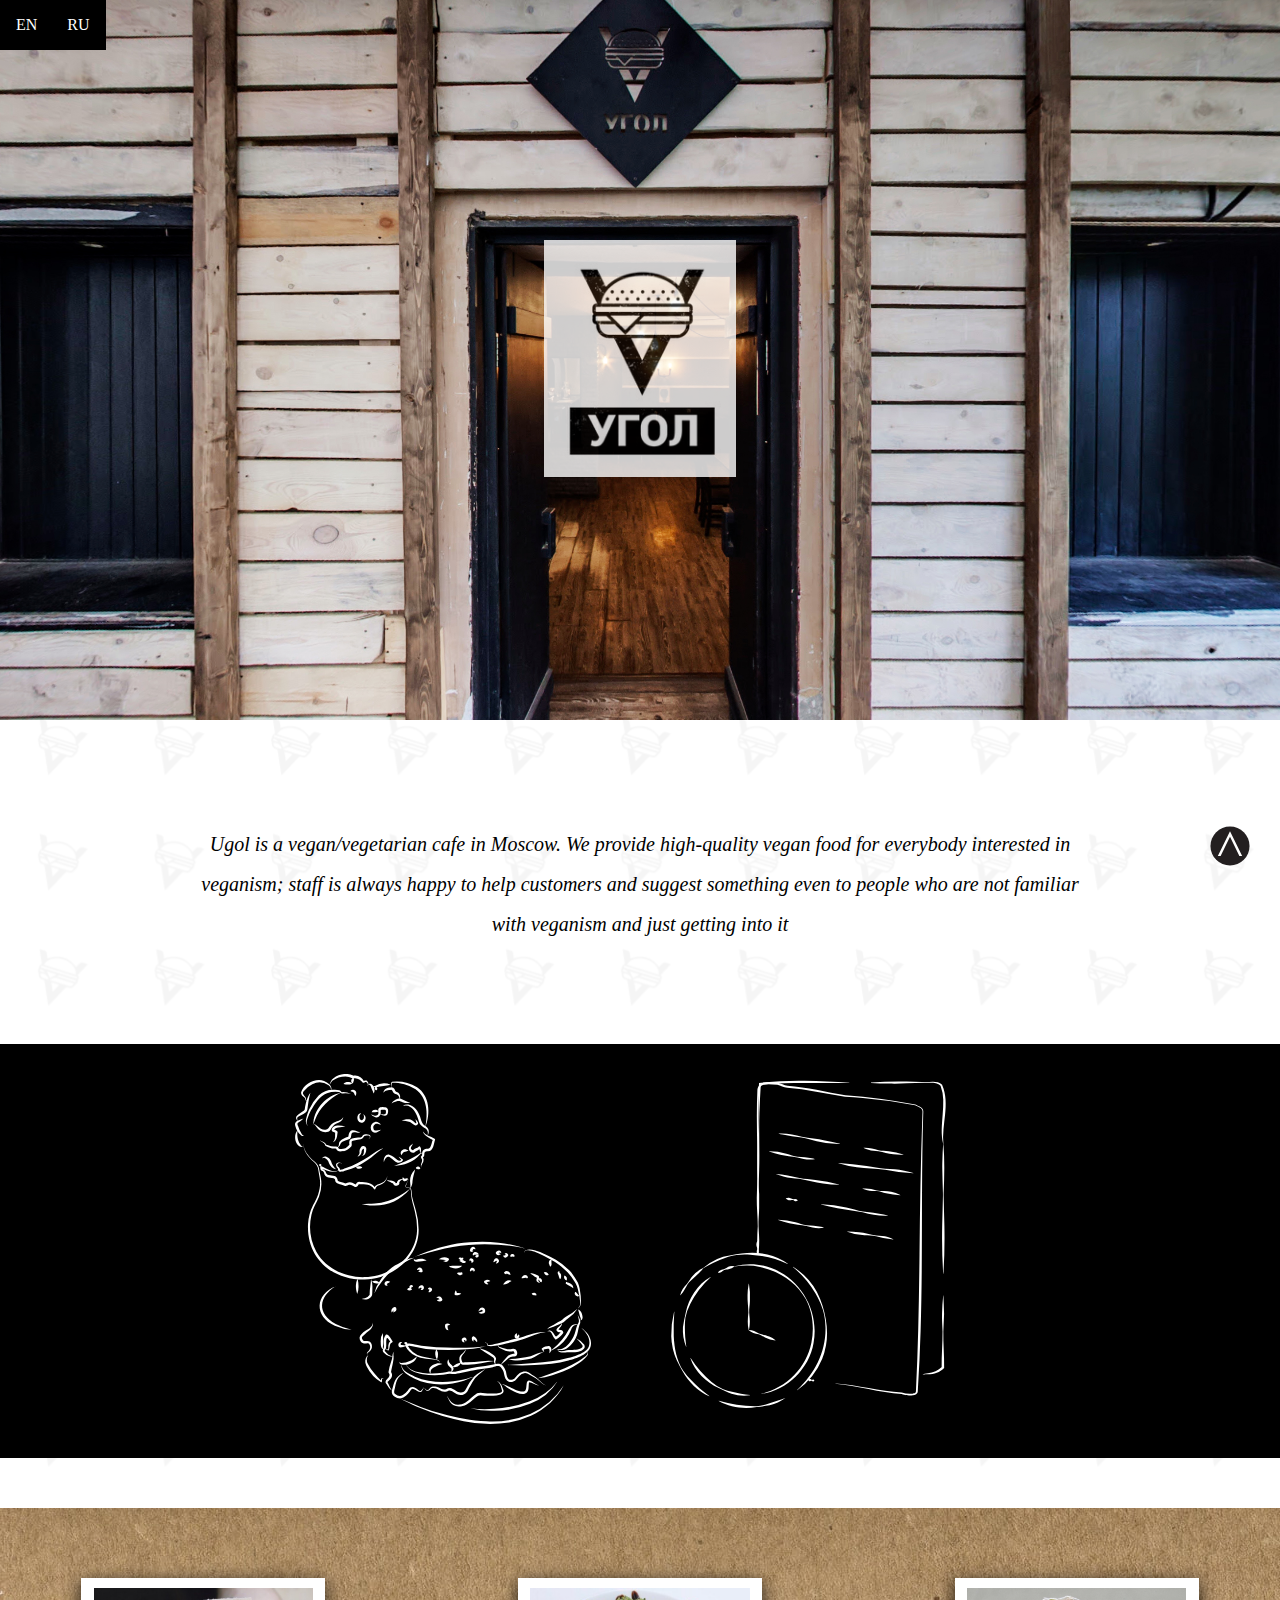
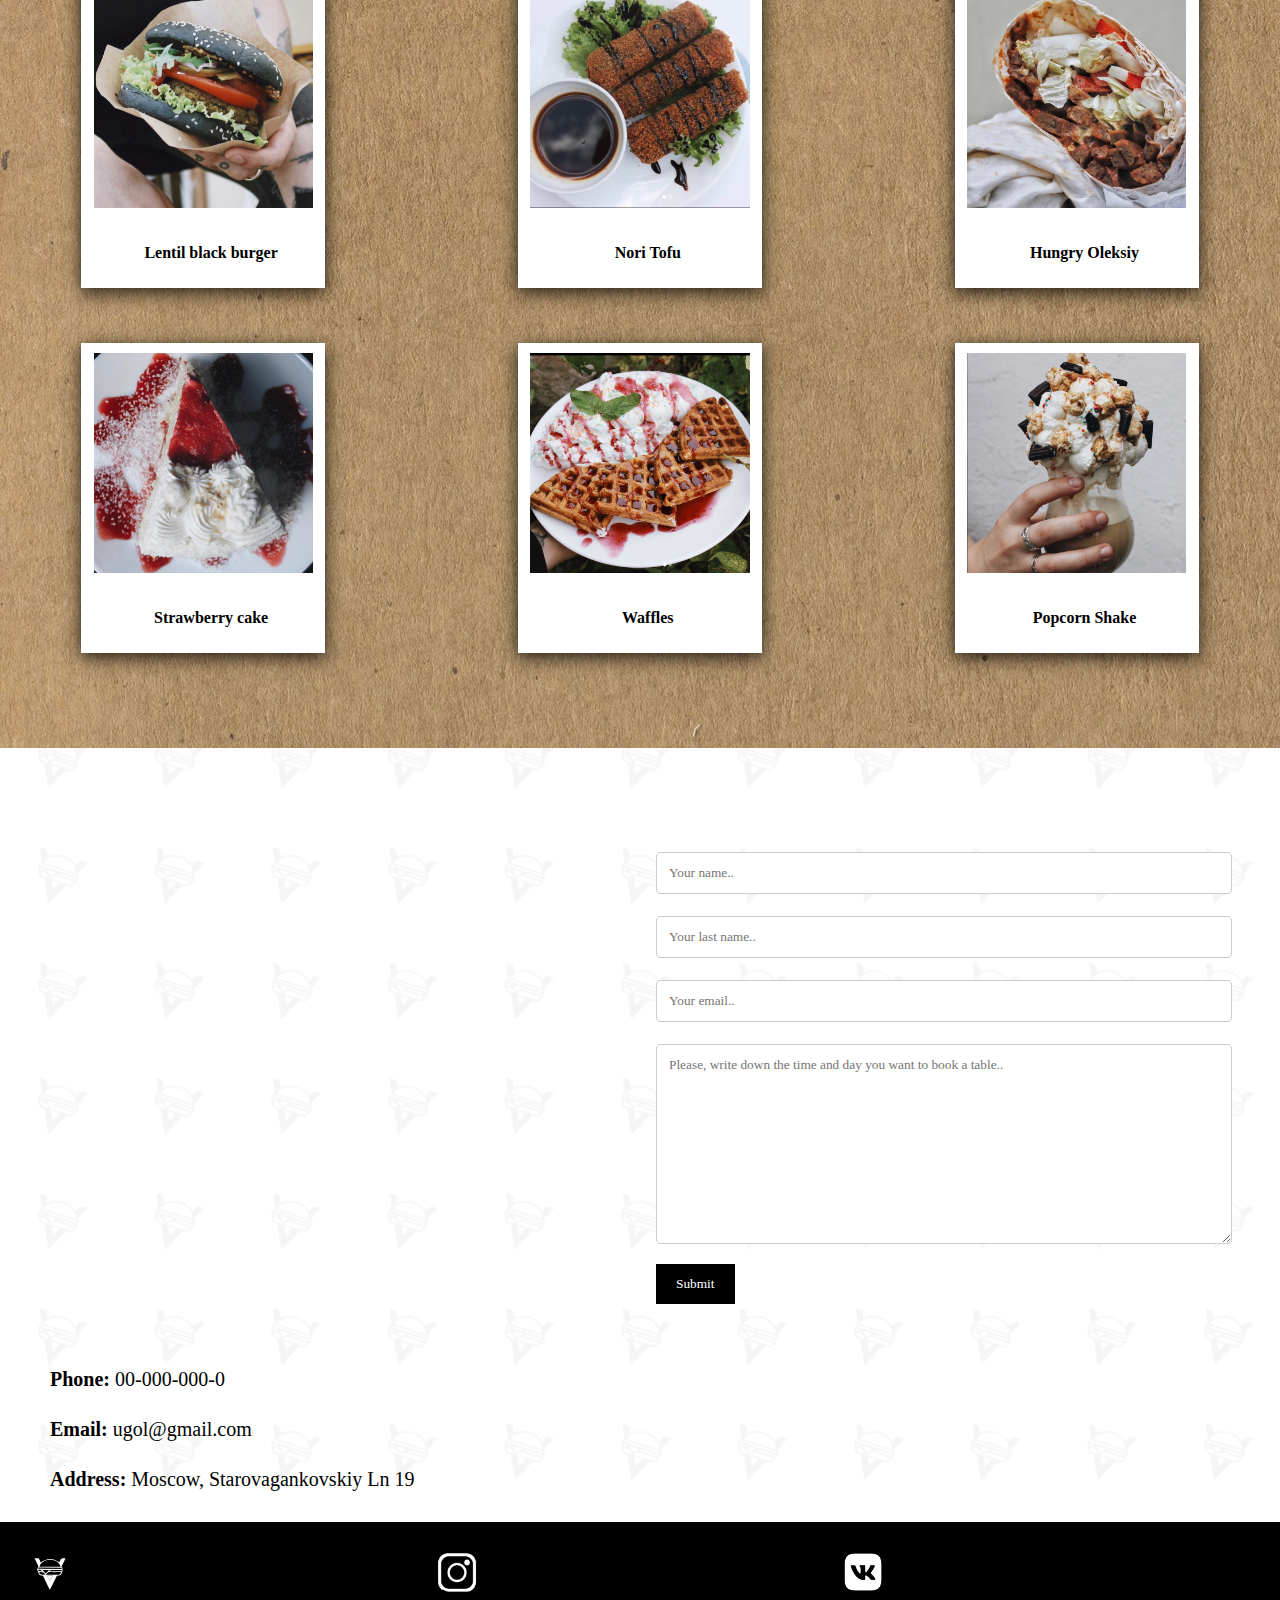
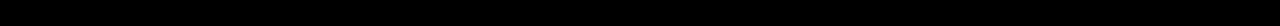
<file: index.html>
<!DOCTYPE html>

<html lang="en">

<head>

	<title>Ugol</title>

	<link rel="stylesheet" href="ugol.css"> 
    
	<meta charset="utf-8"/>

	<meta name="viewport" content="width=device-width, initial-scale=1.0">
    
</head>


<body>




<div id="section0"> 
	
  <div class="s0">
  	<a href="#section1">
			<img class="bg1" src="media/logo.jpg" alt="bg">
		</a>
  </div>

  <div class="lan">
	
	<a href="index.html">EN</a>
	<a href="index_ru.html">RU</a>

</div>

</div>







<div class="up">
	<a href="#section0">
		<img src="media/up.svg" alt="up">
	</a>

</div>



<!-- <header class="site-header">
  
  
<nav class="menu-main">
    <ul class="menu">
       <li><a href="#section1">Info</a></li> 
       <li><a   href="#section2">Members</a></li>  
       <li><a href="#section3">Shop</a></li>    
    </ul>
</nav>
  
  
</header> -->








<div id="section1"> 


	<div class="about">Ugol is a vegan/vegetarian cafe in Moscow. We provide high-quality vegan food for everybody interested in veganism; staff is always happy to help customers and suggest something even to people who are not familiar with veganism and just getting into it
	</div>
	
  <div class="s1">


		<header class="site-header1">
  
  
			<nav class="menu-main1">

    			<a href="#section2">
    				<img class="mn" src="media/menu.svg" alt="menu">
    			</a>
         
      		<a href="#section3">
      			<img class="cn" src="media/book.svg" alt="book">
      		</a>  
         
 
			</nav>
  
  
		</header>
  </div>

</div>














<div id="section2"> 


  <div class="s2">



	<div class="food1">
	
		<div class="polaroid">
  			<img class="burger" src="food/black.png" alt="5 Terre">
  				<div class="container">
  					<p class="title"><b>Lentil black burger</b></p>
  					<p class="disc">Black burger bun, green salad, tomatoes, sweet mustard, red onion, pickles, tomato 									sauce.
</p>
  				</div>
		</div>

	</div>




	<div class="food2">
	
		<div class="polaroid">
  			<img class="burger" src="food/tofu.png" alt="5 Terre">
  				<div class="container">
  					<p class="title"><b>Nori Tofu</b></p>
  					<p class="disc">Fried tofu with nori leaves. It comes with fresh veggies and teriyaki sauce.</p>
  				</div>
		</div>
	</div>

	<div class="food3">
	
		<div class="polaroid">
  			<img class="burger" src="food/roll.png" alt="5 Terre">
  				<div class="container">
  					<p class="title"><b>Hungry Oleksiy</b></p>
  					<p class="disc">Big roll with two types of toppings or double the amount on one.<br> 
									Always comes with cabbage, tomatoes, fresh cucumbers and bell pepper.<br>
									<u>Toppings: mushrooms, tofu, falafels, soy meat.</u></p>
  				</div>
		</div>
	</div>

	<div class="food4">
	
		<div class="polaroid">
  			<img class="burger" src="food/cake.png" alt="5 Terre">
  				<div class="container">
  					<p class="title"><b>Strawberry cake</b></p>
  					<p class="disc">Milky berries cake with coconut and fresh strawberry on top.</p>
  				</div>
		</div>
	</div>

	<div class="food5">
	
		<div class="polaroid">
  			<img class="burger" src="food/waffles.png" alt="5 Terre">
  				<div class="container">
  					<p class="title"><b>Waffles</b></p>
  					<p class="disc">Soft vegan waffles with whip cream or peanut butter. 
							Can be decorated with: <u>berries, chocolateб peppermint leaf.</u></p>
  				</div>
		</div>
	</div>

	<div class="food6">
	
		<div class="polaroid">
  			<img class="burger" src="food/crazy_shake.png" alt="5 Terre">
  				<div class="container">
  					<p class="title"><b>Popcorn Shake</b></p>
  					<p class="disc">It is a crazy shake based on raf coffee. The shake comes with caramel sirup, whip cream and sweet popcorn 
</p>
  				</div>
		</div>
	</div>
</div>

</div>










<div id="sectiongap" style="width: 100%; height: 50px;"></div>









<div id="section3"> 

	<iframe src="https://www.google.com/maps/embed?pb=!1m18!1m12!1m3!1d17963.37647204801!2d37.575978268864226!3d55.751170115822!2m3!1f0!2f0!3f0!3m2!1i1024!2i768!4f13.1!3m3!1m2!1s0x46b54a52159aa401%3A0x5a2c549b1c444952!2sUgol!5e0!3m2!1sen!2snz!4v1655265733170!5m2!1sen!2snz" width="600" height="450" style="border:0;" allowfullscreen="" loading="lazy" referrerpolicy="no-referrer-when-downgrade"></iframe>
  <div class="s3"></div>

  <div class="contactform">

  <form action="/action_page.php">
    <input type="text" class="fname" 
    name="firstname" placeholder="Your name..">
    <input type="text" class="lname" 
    name="lastname" placeholder="Your last name..">
    <input type="email" class="email" 
    name="lastname" placeholder="Your email..">
    <textarea class="subject" name="subject" 
    placeholder="Please, write down the time and day you want to book a table.."></textarea>
    <input type="submit" value="Submit">
  </form>

  <div id="phone">
  	<ol>
  		<li><b>Phone:</b> 00-000-000-0</li>
  		<li><b>Email:</b> ugol@gmail.com</li>
  		<li><b>Address:</b> Moscow, Starovagankovskiy Ln 19</li>
		</ol>  
	</div>



</div>

</div>



<footer>


	<div class="ugol"> <img src="media/logosmall.svg" alt="logo"> </div>

	<a class="inst" href="https://www.instagram.com/ugolxmsk/?hl=en" target="_blank">
    <img src="media/inst.png" alt="inst"> 
	</a>

	<a class="vk" href="https://vk.com/ugol_msk" target="_blank">
    <img src="media/vk.png" alt="vk"> 
	</a>




</footer>







</body>

</html>
</file>
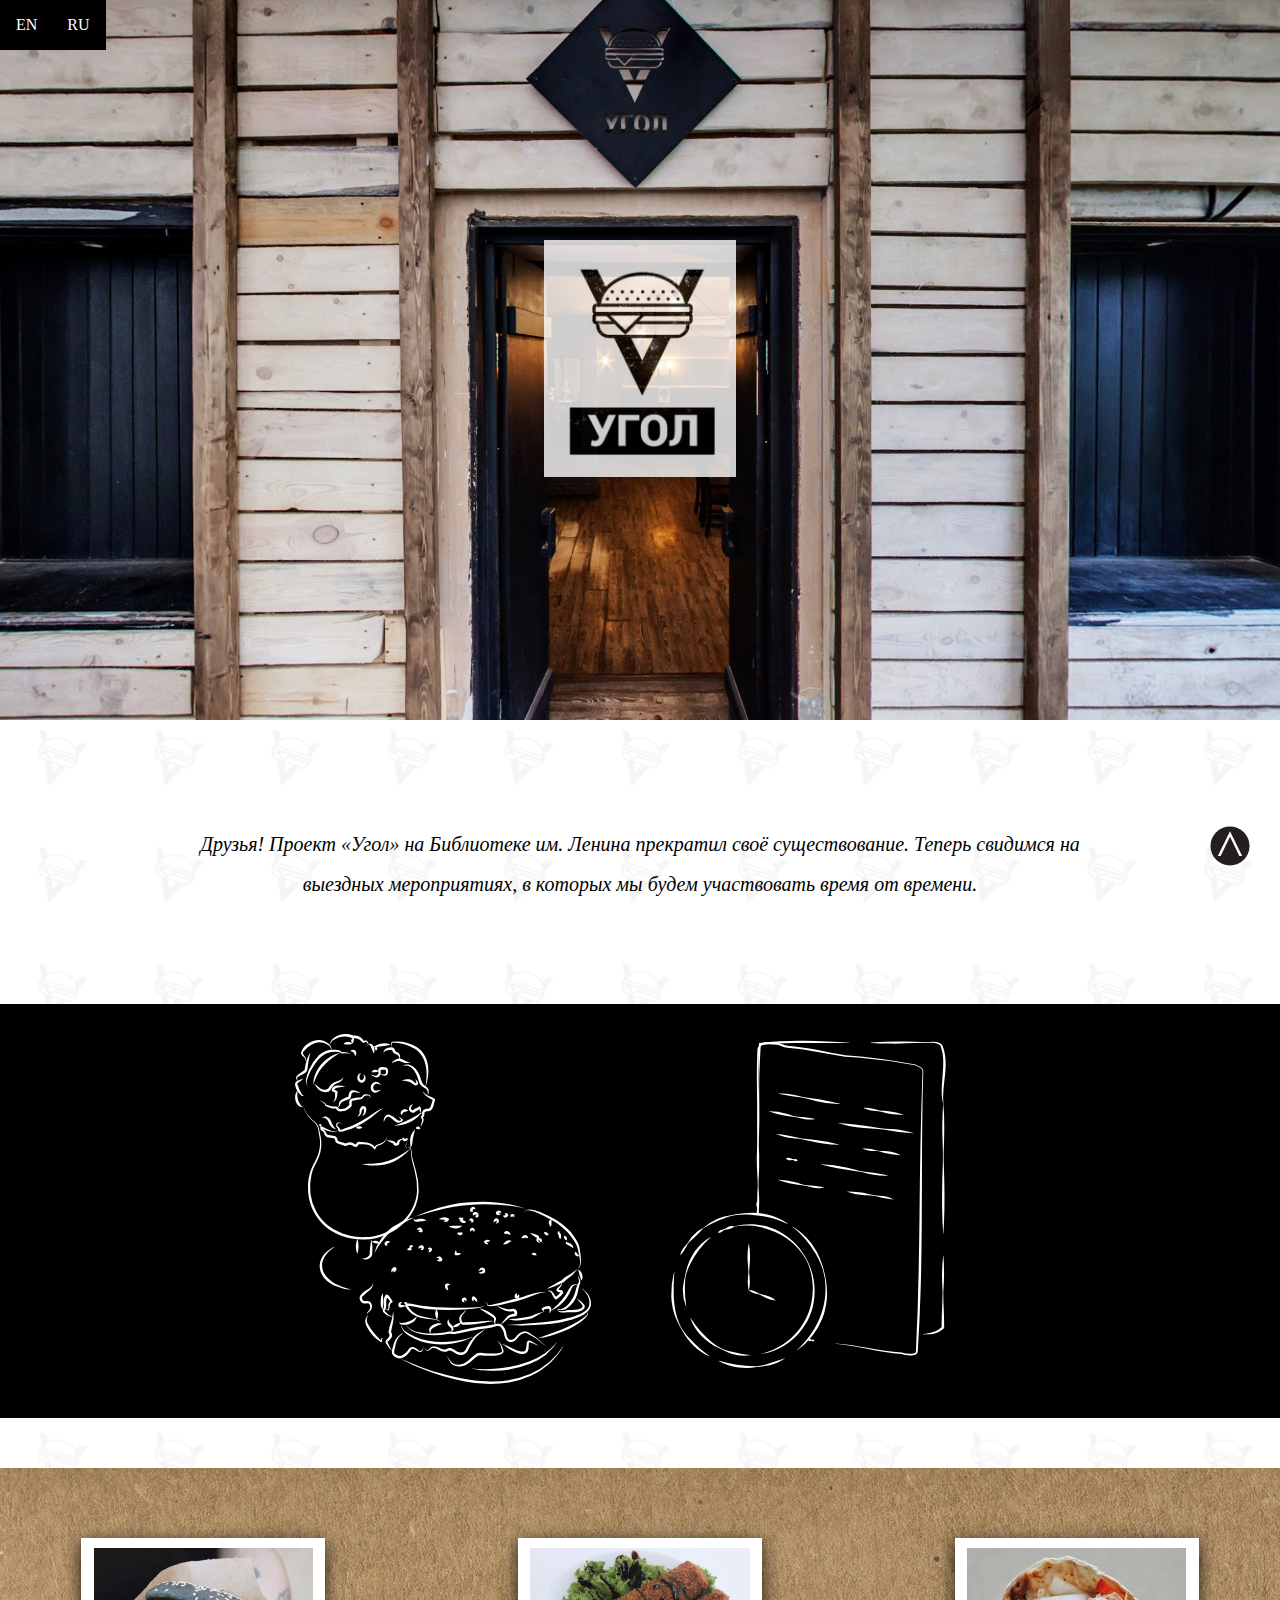
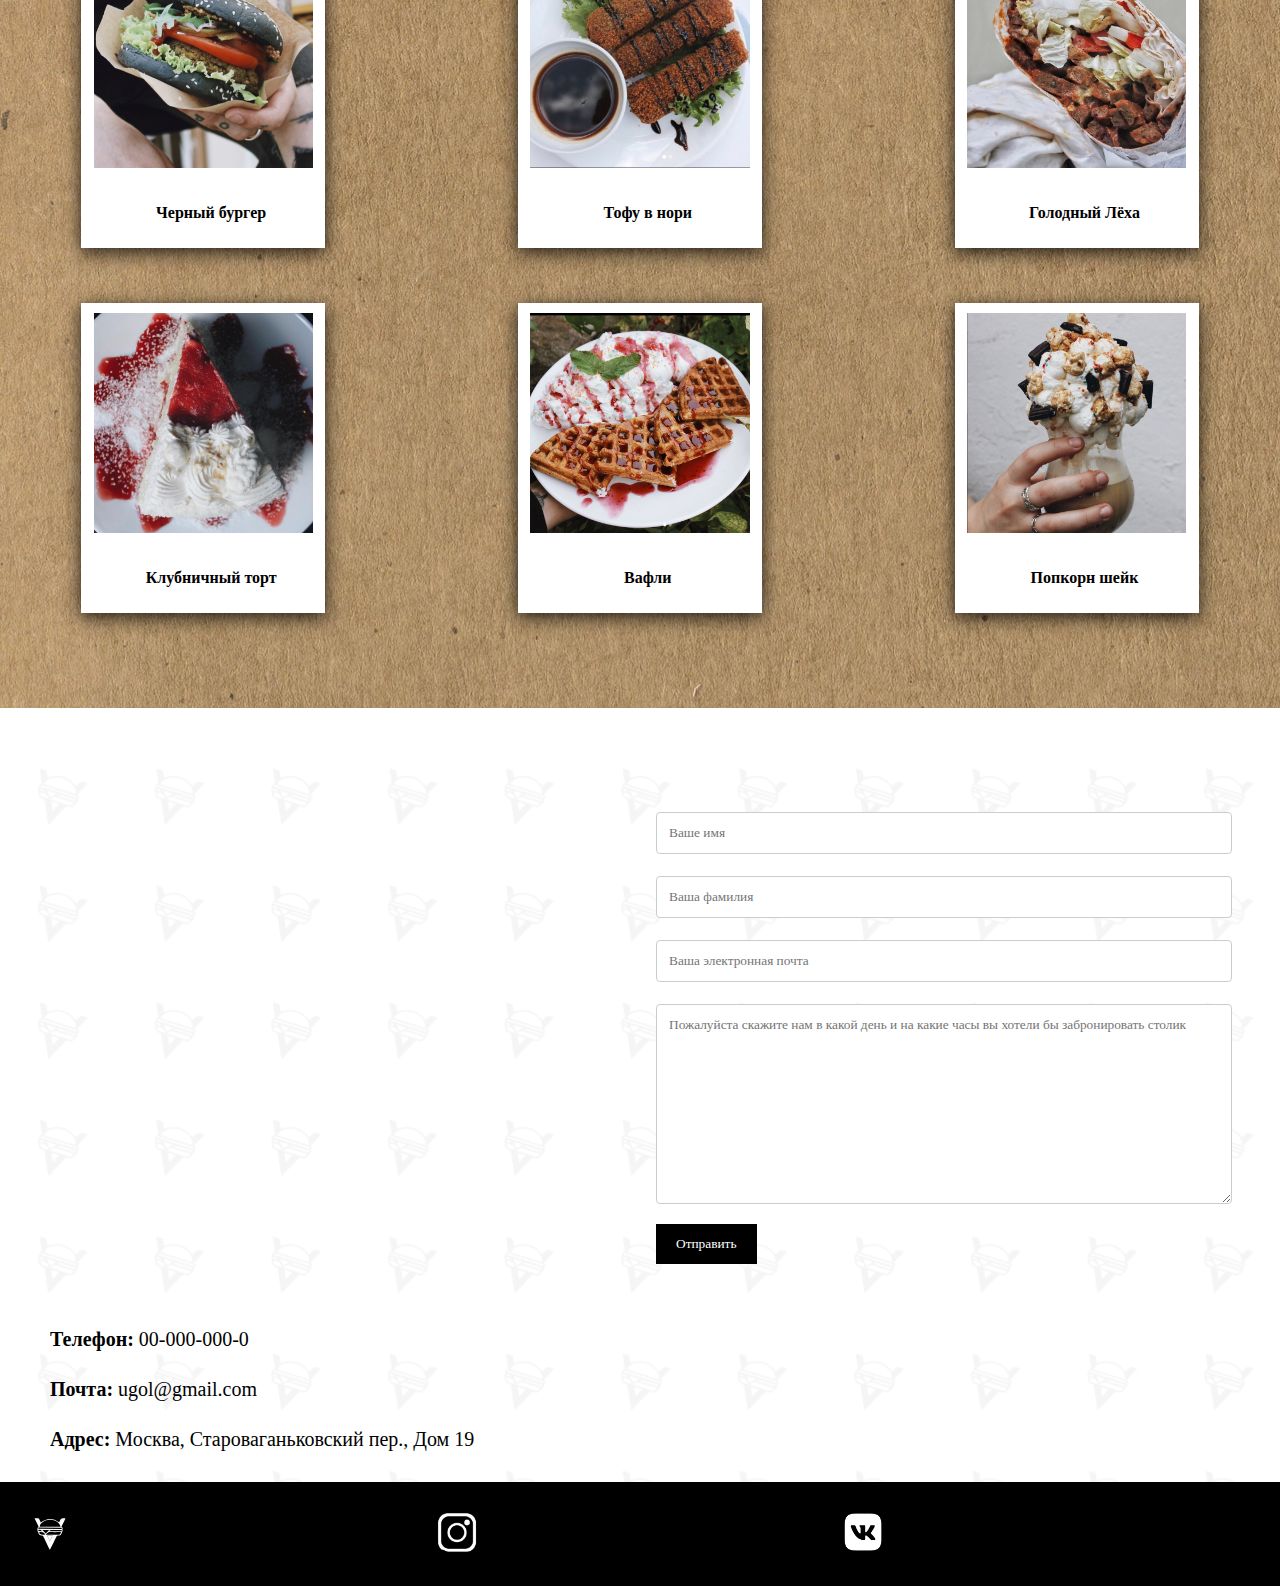
<file: index_ru.html>
<!DOCTYPE html>

<html lang="ru">

<head>

	<title>Ugol</title>

	<link rel="stylesheet" href="ugol.css"> 
    
	<meta charset="utf-8"/>

	<meta name="viewport" content="width=device-width, initial-scale=1.0">
    
</head>


<body>




<div id="section0"> 





  
  
<!-- <nav class="menu-main">
    <ul class="menu">
       <li><a href="#section1">About</a></li> 
       <li><a   href="#section2">Menu</a></li>  
       <li><a href="#section3">Visit us</a></li>    
    </ul>
</nav>
  
  
</header> -->




	
 <div id="section0"> 
	
  <div class="s0">
  	<a href="#section1">
			<img class="bg1" src="media/logo.jpg" alt="bg">
		</a>
  </div>

  <div class="lan">
	
	<a href="index.html">EN</a>
	<a href="index_ru.html">RU</a>

</div>

</div>




<div class="up">
	<a href="#section0">
		<img src="media/up.svg" alt="up">
	</a>
</div>












<div id="section1"> 


	<div class="about">Друзья!
Проект «Угол» на Библиотеке им. Ленина прекратил своё существование.
Теперь свидимся на выездных мероприятиях, в которых мы будем участвовать время от времени.
	</div>
	
  <div class="s1">


		<header class="site-header1">
  
  
			<nav class="menu-main1">

    			<a href="#section2">
    				<img class="mn" src="media/menu.svg" alt="menu">
    			</a>
         
      		<a href="#section3">
      			<img class="cn" src="media/book.svg" alt="book">
      		</a>  
         
 
			</nav>
  
  
		</header>
  </div>

</div>














<div id="section2"> 


  <div class="s2">



	<div class="food1">
	
		<div class="polaroid">
  			<img class="burger" src="food/black.png" alt="5 Terre">
  				<div class="container">
  					<p class="title"><b>Черный бургер</b></p>
  					<p class="disc">Черная булочка, зеленый салат, помидоры, сладкая горчица, красный лук, маринованные огурцы, томатный соус.</p>
  				</div>
		</div>

	</div>




	<div class="food2">
	
		<div class="polaroid">
  			<img class="burger" src="food/tofu.png" alt="5 Terre">
  				<div class="container">
  					<p class="title"><b>Тофу в нори</b></p>
  					<p class="disc">Обернутый в листья нори жаренный тофу со свежими овощами и терияки соусом.</p>
  				</div>
		</div>
	</div>

	<div class="food3">
	
		<div class="polaroid">
  			<img class="burger" src="food/roll.png" alt="5 Terre">
  				<div class="container">
  					<p class="title"><b>Голодный Лёха</b></p>
  					<p class="disc">Большой ролл с двумя начинками или двойной порцией одной вашей любимой.<br>
									<u>Начинки: грибы, тофу, фалафель, сейтан.</u></p>
  				</div>
		</div>
	</div>

	<div class="food4">
	
		<div class="polaroid">
  			<img class="burger" src="food/cake.png" alt="5 Terre">
  				<div class="container">
  					<p class="title"><b>Клубничный торт</b></p>
  					<p class="disc">Сливочно ягодный торт с кокосом и свежей клубникой.</p>
  				</div>
		</div>
	</div>

	<div class="food5">
	
		<div class="polaroid">
  			<img class="burger" src="food/waffles.png" alt="5 Terre">
  				<div class="container">
  					<p class="title"><b>Вафли</b></p>
  					<p class="disc">Нежный веганские вафли со взбитыми сливками или арахисовым маслом. 
							Украшается: <u>ягодами, шоколадом или листьями мяты.</u></p>
  				</div>
		</div>
	</div>

	<div class="food6">
	
		<div class="polaroid">
  			<img class="burger" src="food/crazy_shake.png" alt="5 Terre">
  				<div class="container">
  					<p class="title"><b>Попкорн шейк</b></p>
  					<p class="disc"> Сумасшедший молочный коктейль на основе вального рафа. Украшается карамельным сиропом, попкорном и взбитыми сливками.
</p>
  				</div>
		</div>
	</div>
</div>

</div>










<div id="sectiongap" style="width: 100%; height: 50px;"></div>









<div id="section3"> 

	<iframe src="https://www.google.com/maps/embed?pb=!1m18!1m12!1m3!1d17963.37647204801!2d37.575978268864226!3d55.751170115822!2m3!1f0!2f0!3f0!3m2!1i1024!2i768!4f13.1!3m3!1m2!1s0x46b54a52159aa401%3A0x5a2c549b1c444952!2sUgol!5e0!3m2!1sen!2snz!4v1655265733170!5m2!1sen!2snz" width="600" height="450" style="border:0;" allowfullscreen="" loading="lazy" referrerpolicy="no-referrer-when-downgrade"></iframe>
  <div class="s3"></div>

  <div class="contactform">

  <form action="/action_page.php">
    <input type="text" class="fname" 
    name="firstname" placeholder="Ваше имя">
    <input type="text" class="lname" 
    name="lastname" placeholder="Ваша фамилия">
    <input type="email" class="email" 
    name="lastname" placeholder="Ваша электронная почта">
    <textarea class="subject" name="subject" 
    placeholder="Пожалуйста скажите нам в какой день и на какие часы вы хотели бы забронировать столик"></textarea>
    <input type="submit" value="Отправить">
  </form>

  <div id="phone">
  	<ol>
  		<li><b>Телефон:</b> 00-000-000-0</li>
  		<li><b>Почта:</b> ugol@gmail.com</li>
  		<li><b>Адрес:</b> Москва, Староваганьковский пер., Дом 19</li>
		</ol>  
	</div>



</div>

</div>



<footer>


	<div class="ugol"> <img src="media/logosmall.svg" alt="logo"> </div>

	<a class="inst" href="https://www.instagram.com/ugolxmsk/?hl=en" target="_blank">
    <img src="media/inst.png" alt="inst"> 
	</a>

	<a class="vk" href="https://vk.com/ugol_msk" target="_blank">
    <img src="media/vk.png" alt="vk"> 
	</a>



</footer>







</body>

</html>
</file>
<file: ugol.css>
html {
    scroll-behavior: smooth;
    font-family: Verdana;
  }

body {
margin: 0 auto;
background-image: url(media/logobg.png);
background-repeat: space;
}



.lan{
    text-align: center;
    border: 1px solid black;
    background-color: black;
    width: 100 px;
    position: absolute; left: 0px; top: 0px;
    display: flex;
    flex-direction: row;
}

.lan a{

    font-size: 12pt;
    padding: 15px;
    color: white;
    text-decoration: none;
    transition: 0.25s;
    

    }


.lan a:visited{
    color: white;
}

.lan a:hover{
    font-size: 14pt;
    opacity: 50%;
    }









/*_______________________________________________________________________________________*/
















                                        /* Navigation */


.menu-main ul {
  padding: 10px;
  font-size:1.2em;
  margin:0;
  }

li {
  transition-property: font-size;
  transition: 0.35s;
  }

li:hover{font-size: 1.25em;}

.menu-main li {
  list-style: none;
  display: inline;
  padding-right: 2.5em;
  }


.menu-main a {
  text-decoration: none;
  }

.menu-main a:link,
.menu-main a:visited {
  color: white;
  }

.menu-main a:hover {
  color: whitesmoke;
  }



header {
  p/*osition: fixed; top: 0px; right: 0px;
  z-index: 1*/;
  }



.site-header {
  background-color: black;
  text-align: center;
  position: absolutes; top: 0px;
  z-index: 1;
  }


.site-header > *,
.site-header > * > * {
}


.site-header {
  width: 100%;
  display: grid;
  grid-gap: 1em;
  grid-template-columns:  1fr ;
  grid-template-rows: 0.5fr;
  grid-template-areas: 
      
      "main";
  }




.menu-main {
    grid-area: main;
    }


.logo,
.menu-main {
  padding: 0.5em;
  display: inline;
  }
.logo a, a:visited{
  color: white;
  text-decoration: none;
  font-style: italic;

  }
  


a {
  color: white;
  text-decoration: none;
  font-family: Verdana;
  
}


.site-header1 {
    display: block;
    margin-bottom: 50px;
}

.site-header1 {

  background-color: black;
  display: flex;
  flex-direction: row;
  justify-content: center;
}


.logo {
    height: auto;
    width: 50px;
}



.mn, .cn {
    padding-bottom: 30px;
    padding-top: 30px;
    padding-right: 20px;
    padding-left: 10px;
    height: 350px;
    width: auto;
    transition: 0.25s;
}

.mn:hover, .cn:hover{
    opacity: 70%;
    width: auto;
    height: 355px;
    padding-bottom: 25px;
    padding-top: 25px;
    padding-right: 15px;
    padding-left: 5px;
}











/*_______________________________________________________________________________________*/












                                    /* Sticky Up button */



.up img {
    height: 40px;
    width: 40px;
    transition: 0.25s;
}
.up {
    position: fixed; bottom: 30px; right: 30px;
    
    }
.up img:hover{
    height: 45px;
    width: 45px;
}














/*_______________________________________________________________________________________*/
















                                    /* Home/About/Call to action */



#section0 {
    
    background-image: url("media/bg1.jpg");
    background-repeat: no-repeat;
    background-size: cover;
    height: 720px;
    /*height: auto;*/
    background-color: black;
    display: inline-block;
    width: 100%;
    background-position: center center;
    }
   
.about {
    font-family: Verdana;
    font-style: italic;
    line-height: 40px;
    font-size: 15pt;
    padding: 100px;
    display: block;
    text-align: center;
    margin-left: 100px;
    margin-right: 100px;
}

.bg1{
    opacity: 80%;
    display: block;
    margin-top: 15em;
    margin-left: auto;
    margin-right: auto;
    width: 15%;
    transition: 0.20s;

    }
.bg1:hover{
    opacity: 100%;
}







/*_______________________________________________________________________________________*/





                                            /* Menu */



#section1 {
    height: auto;
    display: inline-block;
    width: 100%;
    }


.food1{grid-area: food1;}
.food2{grid-area: food2;}
.food3{grid-area: food3;}
.food4{grid-area: food4;}
.food5{grid-area: food5;}
.food6{grid-area: food6;}



.s2 { 
    margin-top: 70px;
    margin-bottom: 70px;
    grid-gap: 30px;
    display: grid;
    grid-template-rows: 1fr 1fr;
    grid-template-columns: 1fr 1fr 1fr;
    grid-template-areas: 
    "food1 food2 food3"
    "food4 food5 food6";
    }



#section2 {
    display: inline-block;
    height: auto;
    width: 100%;
    background-image: url("media/paperbg.jpg");
    }



.burger{
    padding: 10px;
    display: block;
    margin: 0 auto;
    height: 20%;
    width: 90%;
    }


.polaroid {
    display: block;
    margin: 0 auto;
    width: 60%;
    background-color: white;
    box-shadow: 0 4px 16px 0 rgba(0, 0, 0, 0.7), 0 6px 20px 0 rgba(0, 0, 0, 0.19);
    margin-bottom: 25px;
    transition: 0.50s;
    }

.polaroid:hover{
    width: 90%;
    }

.polaroid:hover .disc{
    font-size: 100%;
    opacity: 100%;
    text-align: left;
    }

.polaroid:hover .title{
    font-size: 0%;
    opacity: 0%;
    }





.title {
    transition: 0.50s;
    }

.disc{
    transition: 0.50s;
    opacity: 0%;
    font-size: 0%;
    }





.container {
    text-align: center;
    padding: 10px 20px;
    width: 90%;
    }


  







/*_______________________________________________________________________________________*/









                                    /* Cotact Form and Map */



#section3 {
    height: auto;
    display: grid;
    grid-gap: 2em;
    grid-template-columns: 1fr 1fr;
    grid-template-rows: 1fr 0.3fr;
    grid-template-areas: 
    "map form"
    "phone .";
    margin: 3em;
    }



.subject{height:200px}



input[type=text], textarea, .email {
    width: 100%;
    padding: 12px;
    border: 1px solid #ccc;
    border-radius: 4px;
    box-sizing: border-box;
    margin-top: 6px;
    margin-bottom: 16px;
    resize: vertical;
    font-family: Verdana;
    }

input[type=submit] {
    background-color: black;
    color: white;
    padding: 12px 20px;
    border: none;
    transition: 0.15s;
    font-family: Verdana;
    }


input[type=submit]:hover {
    border-radius: 4px;
    opacity: 70%;
    font-family: Verdana;
    }




iframe {
    height: 100%;
    width: 100%;
    grid-area: map;
    }




.contactform {
  grid-area: form;
    }





 #phone > ol{
    line-height: 50px;
    padding: 30px;
    position: absolute; left: 1em;
    font-size: 15pt;
    list-style-type: none;
    grid-area: phone;
    }












/*_______________________________________________________________________________________*/









                                            /* FOOTER */



footer {

  align-items: center;
  display: grid;
  grid-template-columns: 1fr 1fr 1fr;
  grid-template-rows: 1fr;
  border: solid 0px;
  background: black;
  padding: 30px;
  color: white;
  }


.vk img, .inst img, .ugol {
    width: 40px;
    height: 40px;
    transition: 0.25s;
    }

.vk img:hover, .inst img:hover{
    opacity: 75%;
    }

















/*_______________________________________________________________________________________*/




                                    /* Breakpoint: Tablet */




@media only screen and (max-width: 1000px) {
  
  .up {
    display: none;
}

    .bg1{
        width: 20%;
        }


    .about{
    padding: 50px;
    margin-left: 30px;
    margin-right: 30px;
    }


    .s2 { 
    margin-top: 70px;
    margin-bottom: 70px;
    grid-gap: 30px;
    display: grid;
    grid-template-rows: 1fr 1fr 1fr;
    grid-template-columns: 1fr 1fr;
    grid-template-areas: 
    "food1 food2"
    "food3 food4"
    "food5 food6";
    }

 




.mn, .cn {
    padding: 30px;
    height: 300px;
    width: auto;
    transition: 0.25s;
    }

.mn:hover, .cn:hover{
    opacity: 70%;
    width: auto;
    height: 355px;
    padding: 25px;
    height: 305px;
    width: auto;
}





    #section3 {
    height: auto;
    display: grid; 
    grid-gap: 2em;
    grid-template-columns: 1fr;
    grid-template-rows: 1fr 1fr 0.5fr;
    grid-template-areas: 
    "map"
    "form"
    "phone";
    margin: 3em;
    }

   


}










/*_______________________________________________________________________________________*/












                                /* Breakpoint: Smaller Tablet */





@media only screen and (max-width: 700px) {

    .mn, .cn {
    padding: 30px;
    height: 250px;
    width: auto;
    transition: 0.25s;
    }


.mn:hover, .cn:hover{
    opacity: 70%;
    width: auto;
    height: 255px;
    padding: 25px;
    
}













/*_______________________________________________________________________________________*/











                                    /* Breakpoint: Phone */




@media only screen and (max-width: 600px){

/*.menu3 {
    font-ize: 8pt;
}
*/
.up {
    display: none;
}

.lan a{
    font-size: 15pt;
    padding: 5px;
}
 
  
.mn, .cn { 
    margin: 0 auto;
    padding: 15px;
    height: 150px;
    width: auto;
    }

.mn:hover, .cn:hover{
    opacity: 70%;
    width: auto;
    height: 204px;
    padding: 10px;
    
}


.s2 {
    display: flex;
    flex-direction: column;
    }


.bg1{
    width: 30%;
    }


.about{
    padding: 25px;
    margin-left: 5px;
    margin-right: 5px;
    }


.burger{
    padding: 10px;
    display: block;
    margin: 0 auto;
    height: 20%;
    width: 90%;
    }


.polaroid {
    display: block;
    margin: 0 auto;
    width: 50%;
    background-color: white;
    box-shadow: 0 4px 8px 0 rgba(0, 0, 0, 0.2), 0 6px 20px 0 rgba(0, 0, 0, 0.19);
    margin-bottom: 25px;
    transition: 0.50s;
    }



.polaroid:hover{
    width: 70%;
    }


.polaroid:hover .disc{
    font-size: 100%;
    opacity: 100%;
    text-align: left;
    }


#phone > ol{
    font-size: 14pt;
    }


}
</file>
